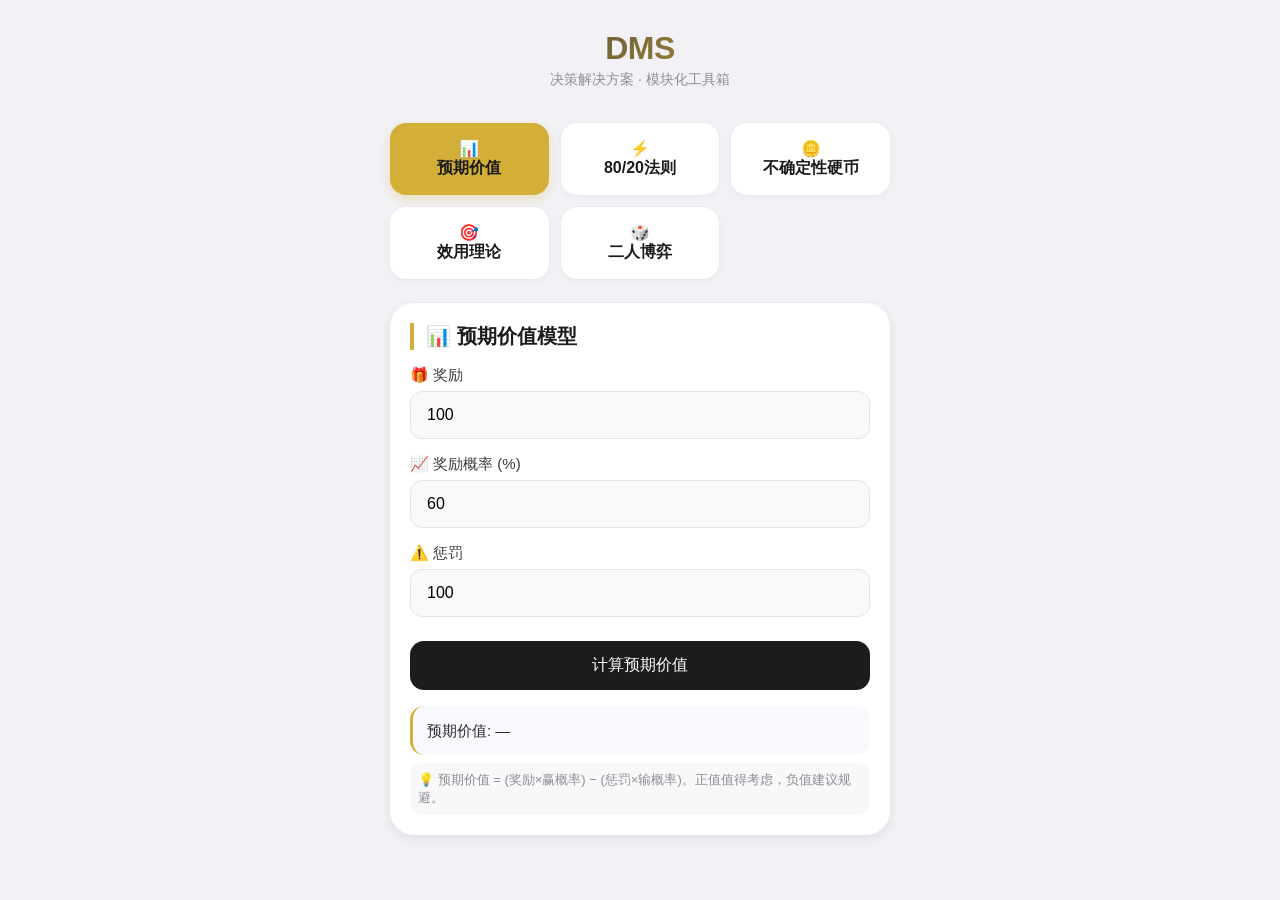
<file: DMS.html>
<!DOCTYPE html>
<html lang="zh-CN">
<head>
    <meta charset="UTF-8">
    <meta name="viewport" content="width=device-width, initial-scale=1.0, user-scalable=no, viewport-fit=cover">
    <title>DMS 决策解决方案</title>
    <!-- 图标：深灰金色 DMS 字母设计 -->
    <link rel="apple-touch-icon" href="data:image/svg+xml,%3Csvg xmlns='http://www.w3.org/2000/svg' viewBox='0 0 100 100'%3E%3Crect width='100' height='100' fill='%232d2f36'/%3E%3Ctext x='50' y='68' text-anchor='middle' fill='%23d4af37' font-size='48' font-weight='bold' font-family='Arial, sans-serif'%3EDMS%3C/text%3E%3C/svg%3E">
    <link rel="icon" type="image/svg+xml" href="data:image/svg+xml,%3Csvg xmlns='http://www.w3.org/2000/svg' viewBox='0 0 100 100'%3E%3Crect width='100' height='100' fill='%232d2f36'/%3E%3Ctext x='50' y='68' text-anchor='middle' fill='%23d4af37' font-size='48' font-weight='bold' font-family='Arial, sans-serif'%3EDMS%3C/text%3E%3C/svg%3E">
    <style>
        * { margin: 0; padding: 0; box-sizing: border-box; }
        body {
            font-family: -apple-system, BlinkMacSystemFont, 'Segoe UI', Roboto, Helvetica, Arial, sans-serif;
            background: #f2f2f6;
            padding: 20px;
            padding-bottom: 40px;
            min-height: 100vh;
        }
        .app-container { max-width: 500px; margin: 0 auto; }
        
        /* 头部 */
        .header {
            margin-bottom: 24px;
            padding: 10px 0;
            text-align: center;
        }
        .header h1 {
            font-size: 32px;
            font-weight: 700;
            color: #1c1c1e;
            letter-spacing: -0.5px;
            background: linear-gradient(135deg, #2d2f36 0%, #d4af37 100%);
            -webkit-background-clip: text;
            background-clip: text;
            color: transparent;
        }
        .header p {
            font-size: 14px;
            color: #8e8e93;
            margin-top: 4px;
        }
        
        /* 模块按钮区 */
        .module-buttons {
            display: grid;
            grid-template-columns: repeat(auto-fit, minmax(140px, 1fr));
            gap: 12px;
            margin-bottom: 24px;
        }
        .module-btn {
            background: white;
            border: none;
            border-radius: 16px;
            padding: 16px 12px;
            font-size: 16px;
            font-weight: 600;
            color: #1c1c1e;
            box-shadow: 0 2px 8px rgba(0,0,0,0.04), 0 0 0 0.5px rgba(0,0,0,0.02);
            transition: all 0.2s;
            cursor: pointer;
            display: flex;
            flex-direction: column;
            align-items: center;
            gap: 8px;
        }
        .module-btn:active { transform: scale(0.96); background: #f8f9fc; }
        .module-btn .emoji { font-size: 28px; }
        .module-btn.active {
            background: #d4af37;
            color: #1c1c1e;
            box-shadow: 0 4px 12px rgba(212, 175, 55, 0.3);
        }
        
        /* 卡片样式 */
        .card {
            background: white;
            border-radius: 24px;
            padding: 20px;
            margin-bottom: 20px;
            box-shadow: 0 4px 12px rgba(0,0,0,0.08);
            display: none;
        }
        .card.active { display: block; animation: fadeIn 0.3s ease; }
        @keyframes fadeIn { from { opacity: 0; transform: translateY(10px); } to { opacity: 1; transform: translateY(0); } }
        
        .card-title {
            font-size: 20px;
            font-weight: 600;
            color: #1c1c1e;
            margin-bottom: 16px;
            display: flex;
            align-items: center;
            gap: 8px;
            border-left: 4px solid #d4af37;
            padding-left: 12px;
        }
        
        .input-group { margin-bottom: 16px; }
        .input-group label { display: block; font-size: 15px; font-weight: 500; color: #3a3a3c; margin-bottom: 6px; }
        input, select {
            width: 100%;
            padding: 14px 16px;
            font-size: 16px;
            border: 1px solid #e5e5ea;
            border-radius: 12px;
            background: #f9f9fb;
            font-family: inherit;
        }
        input:focus { outline: none; border-color: #d4af37; background: white; }
        button:not(.module-btn) {
            background: #1c1c1e;
            color: white;
            border: none;
            padding: 14px 20px;
            border-radius: 14px;
            font-size: 16px;
            font-weight: 500;
            width: 100%;
            cursor: pointer;
            transition: all 0.2s;
            margin-top: 8px;
        }
        button:active { transform: scale(0.97); background: #2c2c2e; }
        .result-area {
            margin-top: 16px;
            padding: 14px;
            background: #f8f9fc;
            border-radius: 14px;
            font-size: 15px;
            border-left: 3px solid #d4af37;
            color: #2c2c2e;
            line-height: 1.4;
        }
        .helper-text {
            font-size: 13px;
            color: #8e8e93;
            margin-top: 8px;
            padding: 8px;
            background: #f8f8fa;
            border-radius: 10px;
        }
        .btn-secondary { background: #e5e5ea; color: #007aff; margin-top: 8px; }
        hr { margin: 16px 0; border: none; height: 1px; background: #e5e5ea; }
        
        /* 博弈专用样式 */
        .strategy-list { margin-bottom: 16px; }
        .strategy-item { display: flex; gap: 8px; margin-bottom: 8px; align-items: center; }
        .strategy-item input { flex: 1; padding: 10px 12px; }
        .remove-strategy { background: #ff3b30; width: auto; padding: 10px 16px; margin-top: 0; }
        .add-strategy-btn { background: #e5e5ea; color: #007aff; margin-top: 8px; }
        .game-table-wrapper { overflow-x: auto; margin: 16px 0; }
        .game-table { width: 100%; border-collapse: collapse; font-size: 14px; min-width: 300px; }
        .game-table th, .game-table td { border: 1px solid #e5e5ea; padding: 12px 8px; text-align: center; }
        .game-table th { background: #f8f9fc; font-weight: 600; }
        .payoff-input { width: 65px; padding: 8px; text-align: center; font-size: 14px; display: inline-block; }
        .payoff-pair { display: flex; justify-content: center; gap: 4px; align-items: center; }
        .mode-switch { display: flex; gap: 10px; margin-bottom: 16px; }
        .mode-switch button { flex: 1; margin-top: 0; background: #e5e5ea; color: #1c1c1e; }
        .mode-switch button.active { background: #d4af37; }
        
        /* 效用理论样式 */
        .option-row { display: flex; gap: 8px; margin-bottom: 12px; align-items: center; flex-wrap: wrap; }
        .option-row input { flex: 1; min-width: 100px; }
        .remove-option { background: #ff3b30; width: auto; padding: 12px 16px; margin-top: 0; }
        .probability-row { display: flex; gap: 8px; margin-bottom: 12px; align-items: center; }
        .probability-row span { width: 80px; font-size: 14px; }
        .probability-row input { flex: 1; }
        .scenario-card { background: #f9f9fb; border-radius: 14px; padding: 12px; margin-bottom: 16px; border: 1px solid #e5e5ea; }
        .scenario-header { font-weight: 600; margin-bottom: 10px; display: flex; justify-content: space-between; align-items: center; }
        
        .coin-area { text-align: center; margin: 20px 0; }
        .coin {
            width: 100px; height: 100px; background: linear-gradient(145deg, #e8c97a, #b8860b);
            border-radius: 50%; margin: 0 auto 20px; display: flex; align-items: center; justify-content: center;
            font-size: 48px; font-weight: bold; color: #2d2f36; box-shadow: 0 8px 20px rgba(0,0,0,0.2);
        }
        .coin-spin { animation: spin 0.5s ease-in-out 3; }
        @keyframes spin { 0% { transform: rotateY(0deg); } 100% { transform: rotateY(720deg); } }
    </style>
</head>
<body>
<div class="app-container">
    <div class="header">
        <h1>DMS</h1>
        <p>决策解决方案 · 模块化工具箱</p>
    </div>
    
    <!-- 模块选择按钮 -->
    <div class="module-buttons">
        <button class="module-btn" data-module="ev">📊<br>预期价值</button>
        <button class="module-btn" data-module="eighty20">⚡<br>80/20法则</button>
        <button class="module-btn" data-module="coin">🪙<br>不确定性硬币</button>
        <button class="module-btn" data-module="utility">🎯<br>效用理论</button>
        <button class="module-btn" data-module="game">🎲<br>二人博弈</button>
    </div>
    
    <!-- 1. 预期价值模型 -->
    <div id="ev" class="card">
        <div class="card-title">📊 预期价值模型</div>
        <div class="input-group"><label>🎁 奖励</label><input type="number" id="ev_reward" value="100"></div>
        <div class="input-group"><label>📈 奖励概率 (%)</label><input type="number" id="ev_winProb" value="60"></div>
        <div class="input-group"><label>⚠️ 惩罚</label><input type="number" id="ev_penalty" value="100"></div>
        <button id="calcEVBtn">计算预期价值</button>
        <div class="result-area" id="evResult">预期价值: —</div>
        <div class="helper-text">💡 预期价值 = (奖励×赢概率) − (惩罚×输概率)。正值值得考虑，负值建议规避。</div>
    </div>
    
    <!-- 2. 80/20法则 -->
    <div id="eighty20" class="card">
        <div class="card-title">⚡ 80/20 法则</div>
        <div class="helper-text" style="margin-bottom:12px;">📌 20%的关键事项通常贡献80%的价值。请找出你认为最重要的那20%事项。</div>
        <div class="input-group"><label>🔑 关键事项（那20%是什么？）</label><input type="text" id="coreItem" placeholder="例如: 前20%的大客户"></div>
        <div class="input-group"><label>📊 预计价值占比（0-100%）</label><input type="number" id="valueOutput" value="80" min="0" max="100"></div>
        <button id="calc8020Btn">分析关键价值</button>
        <div class="result-area" id="result8020">聚焦这20%的事项，将带来80%的成果。</div>
    </div>
    
    <!-- 3. 不确定性硬币 -->
    <div id="coin" class="card">
        <div class="card-title">🪙 不确定性硬币</div>
        <div class="input-group"><label>❓ 你的决策问题</label><input type="text" id="questionInput" placeholder="例如: 我应不应该投资这个策略？"></div>
        <div class="coin-area"><div class="coin" id="coin">?</div><button id="flipCoinBtn">开始抛硬币</button></div>
        <div class="result-area" id="coinResult">点击抛硬币，让随机性帮你打破僵局。</div>
        <div class="helper-text">💡 硬币正反面概率各50%，结果仅作为打破思维僵局的参考。</div>
    </div>
    
    <!-- 4. 效用理论 -->
    <div id="utility" class="card">
        <div class="card-title">🎯 效用理论 · 最佳决策</div>
        <div class="helper-text" style="margin-bottom:12px;">📌 步骤：先定义结果及效用值 → 添加方案并填写概率 → 系统自动推荐最优方案</div>
        <div style="margin-bottom:20px;"><div style="font-weight:600; margin-bottom:8px;">📋 第1步：结果及效用值</div><div id="outcomesContainer"></div><button id="addOutcomeBtn" class="btn-secondary">+ 添加结果</button></div>
        <hr>
        <div style="margin-bottom:20px;"><div style="font-weight:600; margin-bottom:8px;">📋 第2步：决策方案及概率</div><div id="scenariosContainer"></div><button id="addScenarioBtn" class="btn-secondary">+ 添加方案</button></div>
        <button id="calcUtilityBtn">计算最优效用</button>
        <div class="result-area" id="utilityResult">最优方案将显示在这里</div>
    </div>
    
    <!-- 5. 二人博弈 -->
    <div id="game" class="card">
        <div class="card-title">🎲 二人博弈 · 收益矩阵</div>
        <div class="helper-text" style="margin-bottom:12px;">📌 每个格子格式：(你的收益, 对手的收益)。可动态增减策略数量。</div>
        <div class="mode-switch"><button id="nonZeroModeBtn" class="active">非零和模式</button><button id="zeroSumModeBtn">零和模式</button></div>
        <div style="margin-bottom:16px;"><label style="font-weight:500;">🎯 你的策略</label><div id="rowStrategiesList" class="strategy-list"></div><button id="addRowStrategyBtn" class="add-strategy-btn">+ 添加你的策略</button></div>
        <div style="margin-bottom:16px;"><label style="font-weight:500;">🤝 对手的策略</label><div id="colStrategiesList" class="strategy-list"></div><button id="addColStrategyBtn" class="add-strategy-btn">+ 添加对手策略</button></div>
        <div id="matrixContainer" class="game-table-wrapper"></div>
        <div class="input-group"><label>已知对方策略</label><select id="knownOpponentStrategy"><option value="">不指定（计算最优建议）</option></select></div>
        <button id="analyzeGameBtn">分析博弈</button>
        <div class="result-area" id="gameResult">点击分析按钮查看结果</div>
    </div>
</div>

<script>
    // ==================== 模块切换 ====================
    const modules = ['ev', 'eighty20', 'coin', 'utility', 'game'];
    function showModule(moduleId) {
        modules.forEach(id => {
            const card = document.getElementById(id);
            if (card) card.classList.remove('active');
        });
        const activeCard = document.getElementById(moduleId);
        if (activeCard) activeCard.classList.add('active');
        document.querySelectorAll('.module-btn').forEach(btn => {
            if (btn.dataset.module === moduleId) btn.classList.add('active');
            else btn.classList.remove('active');
        });
    }
    document.querySelectorAll('.module-btn').forEach(btn => {
        btn.addEventListener('click', () => showModule(btn.dataset.module));
    });
    
    // ==================== 1. 预期价值 ====================
    document.getElementById('calcEVBtn').addEventListener('click', () => {
        let reward = parseFloat(document.getElementById('ev_reward').value) || 0;
        let winProb = parseFloat(document.getElementById('ev_winProb').value) || 0;
        let penalty = parseFloat(document.getElementById('ev_penalty').value) || 0;
        let ev = (reward * winProb / 100) - (penalty * (100 - winProb) / 100);
        document.getElementById('evResult').innerHTML = `预期价值 = ${ev.toFixed(2)}<br>${ev > 0 ? '✅ 正向预期，值得考虑' : ev < 0 ? '⚠️ 负向预期，建议规避' : '⚖️ 中性'}`;
    });
    
    // ==================== 2. 80/20 ====================
    document.getElementById('calc8020Btn').addEventListener('click', () => {
        let core = document.getElementById('coreItem').value.trim() || '你填写的事项';
        let value = parseFloat(document.getElementById('valueOutput').value) || 0;
        let insight = value >= 70 ? '✅ 这很可能是关键的20%要素，建议优先投入80%的精力。' : (value >= 40 ? '⚠️ 中等价值，可适当关注。' : '📉 价值较低，可考虑精简。');
        document.getElementById('result8020').innerHTML = `⚡ "${core}" 预计贡献 ${value}% 的价值。<br>${insight}<br>💡 把80%精力投入到带来最大产出的20%事务上。`;
    });
    
    // ==================== 3. 硬币 ====================
    let isFlipping = false;
    document.getElementById('flipCoinBtn').addEventListener('click', () => {
        if (isFlipping) return;
        let question = document.getElementById('questionInput').value.trim();
        if (!question) { document.getElementById('coinResult').innerHTML = '❓ 请输入决策问题。'; return; }
        isFlipping = true;
        const coinDiv = document.getElementById('coin');
        coinDiv.classList.add('coin-spin');
        let spins = 0;
        const interval = setInterval(() => {
            coinDiv.innerText = Math.random() < 0.5 ? '是' : '否';
            spins++;
            if (spins >= 12) {
                clearInterval(interval);
                let result = Math.random() < 0.5 ? '是' : '否';
                coinDiv.innerText = result;
                coinDiv.classList.remove('coin-spin');
                document.getElementById('coinResult').innerHTML = `🎲 问题：「${question}」<br>🪙 结果：<strong>${result}</strong><br>✍️ 作为决策参考。`;
                isFlipping = false;
            }
        }, 60);
    });
    
    // ==================== 4. 效用理论 ====================
    let outcomes = [{ name: '苹果', utility: 5 }, { name: '梨', utility: 10 }];
    let scenarios = [{ name: '方案A', probabilities: [50, 100] }, { name: '方案B', probabilities: [100, 20] }];
    function renderOutcomes() {
        const container = document.getElementById('outcomesContainer');
        container.innerHTML = '';
        outcomes.forEach((outcome, idx) => {
            const div = document.createElement('div'); div.className = 'option-row';
            div.innerHTML = `<input type="text" value="${escapeHtml(outcome.name)}" data-outcome-name="${idx}" style="flex:2;"><input type="number" value="${outcome.utility}" data-outcome-utility="${idx}" style="flex:1;"><button class="remove-option" data-outcome-remove="${idx}">删除</button>`;
            container.appendChild(div);
        });
        document.querySelectorAll('[data-outcome-name]').forEach(inp => inp.addEventListener('change', e => { outcomes[parseInt(e.target.dataset.outcomeName)].name = e.target.value; renderScenarios(); }));
        document.querySelectorAll('[data-outcome-utility]').forEach(inp => inp.addEventListener('change', e => { outcomes[parseInt(e.target.dataset.outcomeUtility)].utility = parseFloat(e.target.value) || 0; renderScenarios(); }));
        document.querySelectorAll('[data-outcome-remove]').forEach(btn => btn.addEventListener('click', e => { outcomes.splice(parseInt(btn.dataset.outcomeRemove), 1); scenarios.forEach(s => { while(s.probabilities.length > outcomes.length) s.probabilities.pop(); while(s.probabilities.length < outcomes.length) s.probabilities.push(0); }); renderOutcomes(); renderScenarios(); }));
    }
    function renderScenarios() {
        const container = document.getElementById('scenariosContainer');
        container.innerHTML = '';
        scenarios.forEach((scenario, sIdx) => {
            const card = document.createElement('div'); card.className = 'scenario-card';
            card.innerHTML = `<div class="scenario-header"><input type="text" value="${escapeHtml(scenario.name)}" data-scenario-name="${sIdx}" style="font-weight:600; flex:1;"><button class="remove-option" data-scenario-remove="${sIdx}">删除方案</button></div><div id="probs-${sIdx}"></div>`;
            container.appendChild(card);
            const probsDiv = document.getElementById(`probs-${sIdx}`);
            outcomes.forEach((outcome, oIdx) => {
                const probRow = document.createElement('div'); probRow.className = 'probability-row';
                probRow.innerHTML = `<span>${escapeHtml(outcome.name)} 概率 (%)</span><input type="number" value="${scenario.probabilities[oIdx] || 0}" data-scenario="${sIdx}" data-outcome="${oIdx}" step="any" min="0" max="100">`;
                probsDiv.appendChild(probRow);
            });
        });
        document.querySelectorAll('[data-scenario-name]').forEach(inp => inp.addEventListener('change', e => { scenarios[parseInt(e.target.dataset.scenarioName)].name = e.target.value; }));
        document.querySelectorAll('[data-scenario][data-outcome]').forEach(inp => inp.addEventListener('change', e => { scenarios[parseInt(e.target.dataset.scenario)].probabilities[parseInt(e.target.dataset.outcome)] = Math.min(100, Math.max(0, parseFloat(e.target.value) || 0)); }));
        document.querySelectorAll('[data-scenario-remove]').forEach(btn => btn.addEventListener('click', e => { scenarios.splice(parseInt(btn.dataset.scenarioRemove), 1); renderScenarios(); }));
    }
    document.getElementById('addOutcomeBtn').addEventListener('click', () => { outcomes.push({ name: `新结果${outcomes.length+1}`, utility: 0 }); scenarios.forEach(s => s.probabilities.push(0)); renderOutcomes(); renderScenarios(); });
    document.getElementById('addScenarioBtn').addEventListener('click', () => { scenarios.push({ name: `方案${scenarios.length+1}`, probabilities: outcomes.map(() => 0) }); renderScenarios(); });
    document.getElementById('calcUtilityBtn').addEventListener('click', () => {
        let results = scenarios.map((s, i) => ({ name: s.name, utility: s.probabilities.reduce((sum, p, oIdx) => sum + (p/100) * (outcomes[oIdx]?.utility || 0), 0) }));
        if(!results.length) { document.getElementById('utilityResult').innerHTML = '请至少添加一个方案。'; return; }
        results.sort((a,b)=>b.utility-a.utility);
        document.getElementById('utilityResult').innerHTML = `🏆 <strong>最优方案：${escapeHtml(results[0].name)}</strong> (期望效用: ${results[0].utility.toFixed(2)})<br><br>📊 各方案：<br>${results.map(r=>`• ${escapeHtml(r.name)}: ${r.utility.toFixed(2)}`).join('<br>')}`;
    });
    
    // ==================== 5. 二人博弈 ====================
    let rowStrategies = ['策略X', '策略Y'], colStrategies = ['策略A', '策略B'], currentPayoffs = [], isZeroSum = false;
    function initPayoffs(r,c) { let p = []; for(let i=0;i<r;i++) { p[i]=[]; for(let j=0;j<c;j++) p[i][j]=[0,0]; } return p; }
    function syncPayoffs() { let r=rowStrategies.length, c=colStrategies.length; if(!currentPayoffs) currentPayoffs=initPayoffs(r,c); while(currentPayoffs.length>r) currentPayoffs.pop(); while(currentPayoffs.length<r) currentPayoffs.push([]); for(let i=0;i<currentPayoffs.length;i++) { while(currentPayoffs[i].length>c) currentPayoffs[i].pop(); while(currentPayoffs[i].length<c) currentPayoffs[i].push([0,0]); } }
    function renderStrategyLists() {
        const rowDiv = document.getElementById('rowStrategiesList'), colDiv = document.getElementById('colStrategiesList');
        rowDiv.innerHTML = ''; rowStrategies.forEach((s,i)=> { let d=document.createElement('div'); d.className='strategy-item'; d.innerHTML=`<input type="text" value="${escapeHtml(s)}" data-row-idx="${i}"><button class="remove-strategy" data-row-remove="${i}">删除</button>`; rowDiv.appendChild(d); });
        colDiv.innerHTML = ''; colStrategies.forEach((s,i)=> { let d=document.createElement('div'); d.className='strategy-item'; d.innerHTML=`<input type="text" value="${escapeHtml(s)}" data-col-idx="${i}"><button class="remove-strategy" data-col-remove="${i}">删除</button>`; colDiv.appendChild(d); });
        document.querySelectorAll('[data-row-idx]').forEach(inp=>inp.addEventListener('change',e=>{rowStrategies[parseInt(e.target.dataset.rowIdx)]=e.target.value; renderMatrix(); updateOpponentSelect();}));
        document.querySelectorAll('[data-col-idx]').forEach(inp=>inp.addEventListener('change',e=>{colStrategies[parseInt(e.target.dataset.colIdx)]=e.target.value; renderMatrix(); updateOpponentSelect();}));
        document.querySelectorAll('[data-row-remove]').forEach(btn=>btn.addEventListener('click',e=>{rowStrategies.splice(parseInt(btn.dataset.rowRemove),1); syncPayoffs(); renderStrategyLists(); renderMatrix(); updateOpponentSelect();}));
        document.querySelectorAll('[data-col-remove]').forEach(btn=>btn.addEventListener('click',e=>{colStrategies.splice(parseInt(btn.dataset.colRemove),1); syncPayoffs(); renderStrategyLists(); renderMatrix(); updateOpponentSelect();}));
    }
    function renderMatrix() {
        let rows=rowStrategies.length, cols=colStrategies.length, container=document.getElementById('matrixContainer');
        if(!rows||!cols){ container.innerHTML='<div class="helper-text">请添加策略</div>'; return; }
        syncPayoffs(); let html='<table class="game-table"><thead><tr><th></th>'; for(let j=0;j<cols;j++) html+=`<th>${escapeHtml(colStrategies[j])}</th>`; html+='</tr></thead><tbody>';
        for(let i=0;i<rows;i++){ html+=`<tr><td class="strategy-label">${escapeHtml(rowStrategies[i])}</td>`; for(let j=0;j<cols;j++){ let y=currentPayoffs[i][j][0], o=currentPayoffs[i][j][1]; html+=`<td><div class="payoff-pair"><input type="number" class="payoff-input" data-row="${i}" data-col="${j}" data-player="you" value="${y}" step="any"><span>,</span><input type="number" class="payoff-input" data-row="${i}" data-col="${j}" data-player="opp" value="${o}" step="any" ${isZeroSum?'disabled style="background:#f0f0f2;"':''}></div></td>`; } html+='</tr>'; }
        html+='</tbody></table>'; container.innerHTML=html;
        document.querySelectorAll('[data-player="you"]').forEach(inp=>inp.addEventListener('change',e=>{let r=parseInt(e.target.dataset.row),c=parseInt(e.target.dataset.col),v=parseFloat(e.target.value)||0; if(currentPayoffs[r]?.[c]){currentPayoffs[r][c][0]=v; if(isZeroSum){currentPayoffs[r][c][1]=-v; let opp=document.querySelector(`[data-row="${r}"][data-col="${c}"][data-player="opp"]`); if(opp) opp.value=-v; }}}));
        if(!isZeroSum) document.querySelectorAll('[data-player="opp"]').forEach(inp=>inp.addEventListener('change',e=>{let r=parseInt(e.target.dataset.row),c=parseInt(e.target.dataset.col),v=parseFloat(e.target.value)||0; if(currentPayoffs[r]?.[c]) currentPayoffs[r][c][1]=v;}));
    }
    function updateOpponentSelect() { let sel=document.getElementById('knownOpponentStrategy'); sel.innerHTML='<option value="">不指定（最优建议）</option>'; for(let j=0;j<colStrategies.length;j++) sel.innerHTML+=`<option value="${j}">对手选「${escapeHtml(colStrategies[j])}」</option>`; }
    function analyzeGame() {
        let rows=rowStrategies.length, cols=colStrategies.length, known=document.getElementById('knownOpponentStrategy').value, res='';
        if(known!==''){ let opp=parseInt(known), best=-Infinity, bestIdx=-1; for(let i=0;i<rows;i++) if(currentPayoffs[i][opp][0]>best){ best=currentPayoffs[i][opp][0]; bestIdx=i; } res=`📌 对手选「${escapeHtml(colStrategies[opp])}」<br>✅ 最优策略：${escapeHtml(rowStrategies[bestIdx])}<br>💰 收益：${best.toFixed(2)}`; }
        else if(rows===2&&cols===2){ let a11=currentPayoffs[0][0][0],a12=currentPayoffs[0][1][0],a21=currentPayoffs[1][0][0],a22=currentPayoffs[1][1][0], denom=a11-a12-a21+a22, p=denom?Math.min(1,Math.max(0,(a22-a21)/denom)):0.5, q=denom?Math.min(1,Math.max(0,(a22-a12)/denom)):0.5, ev=p*q*a11+p*(1-q)*a12+(1-p)*q*a21+(1-p)*(1-q)*a22; res=`🎲 混合策略均衡<br>你的策略：${(p*100).toFixed(1)}%「${escapeHtml(rowStrategies[0])}」, ${((1-p)*100).toFixed(1)}%「${escapeHtml(rowStrategies[1])}」<br>对手策略：${(q*100).toFixed(1)}%「${escapeHtml(colStrategies[0])}」, ${((1-q)*100).toFixed(1)}%「${escapeHtml(colStrategies[1])}」<br>💰 期望收益：${ev.toFixed(2)}`; }
        else{ let mins=[]; for(let i=0;i<rows;i++){ let m=Infinity; for(let j=0;j<cols;j++) m=Math.min(m,currentPayoffs[i][j][0]); mins.push(m); } let maxMin=Math.max(...mins), bestIdx=mins.indexOf(maxMin); res=`📌 保守策略建议（最大最小原则）<br>✅ 推荐：${escapeHtml(rowStrategies[bestIdx])}<br>💰 最坏情况收益：${maxMin.toFixed(2)}`; }
        document.getElementById('gameResult').innerHTML = res;
    }
    document.getElementById('addRowStrategyBtn').addEventListener('click',()=>{ rowStrategies.push(`新策略${rowStrategies.length+1}`); syncPayoffs(); renderStrategyLists(); renderMatrix(); updateOpponentSelect(); });
    document.getElementById('addColStrategyBtn').addEventListener('click',()=>{ colStrategies.push(`新策略${colStrategies.length+1}`); syncPayoffs(); renderStrategyLists(); renderMatrix(); updateOpponentSelect(); });
    document.getElementById('nonZeroModeBtn').addEventListener('click',()=>{ isZeroSum=false; document.getElementById('nonZeroModeBtn').classList.add('active'); document.getElementById('zeroSumModeBtn').classList.remove('active'); renderMatrix(); });
    document.getElementById('zeroSumModeBtn').addEventListener('click',()=>{ isZeroSum=true; document.getElementById('zeroSumModeBtn').classList.add('active'); document.getElementById('nonZeroModeBtn').classList.remove('active'); for(let i=0;i<currentPayoffs.length;i++) for(let j=0;j<currentPayoffs[i].length;j++) currentPayoffs[i][j][1] = -currentPayoffs[i][j][0]; renderMatrix(); });
    document.getElementById('analyzeGameBtn').addEventListener('click', analyzeGame);
    
    function escapeHtml(str){ if(!str) return ''; return str.replace(/[&<>]/g, m=> m==='&'?'&amp;':m==='<'?'&lt;':'&gt;'); }
    
    // 初始化
    currentPayoffs = initPayoffs(rowStrategies.length, colStrategies.length);
    renderStrategyLists(); renderMatrix(); updateOpponentSelect();
    renderOutcomes(); renderScenarios();
    showModule('ev');
</script>
</body>
</html>
</file>
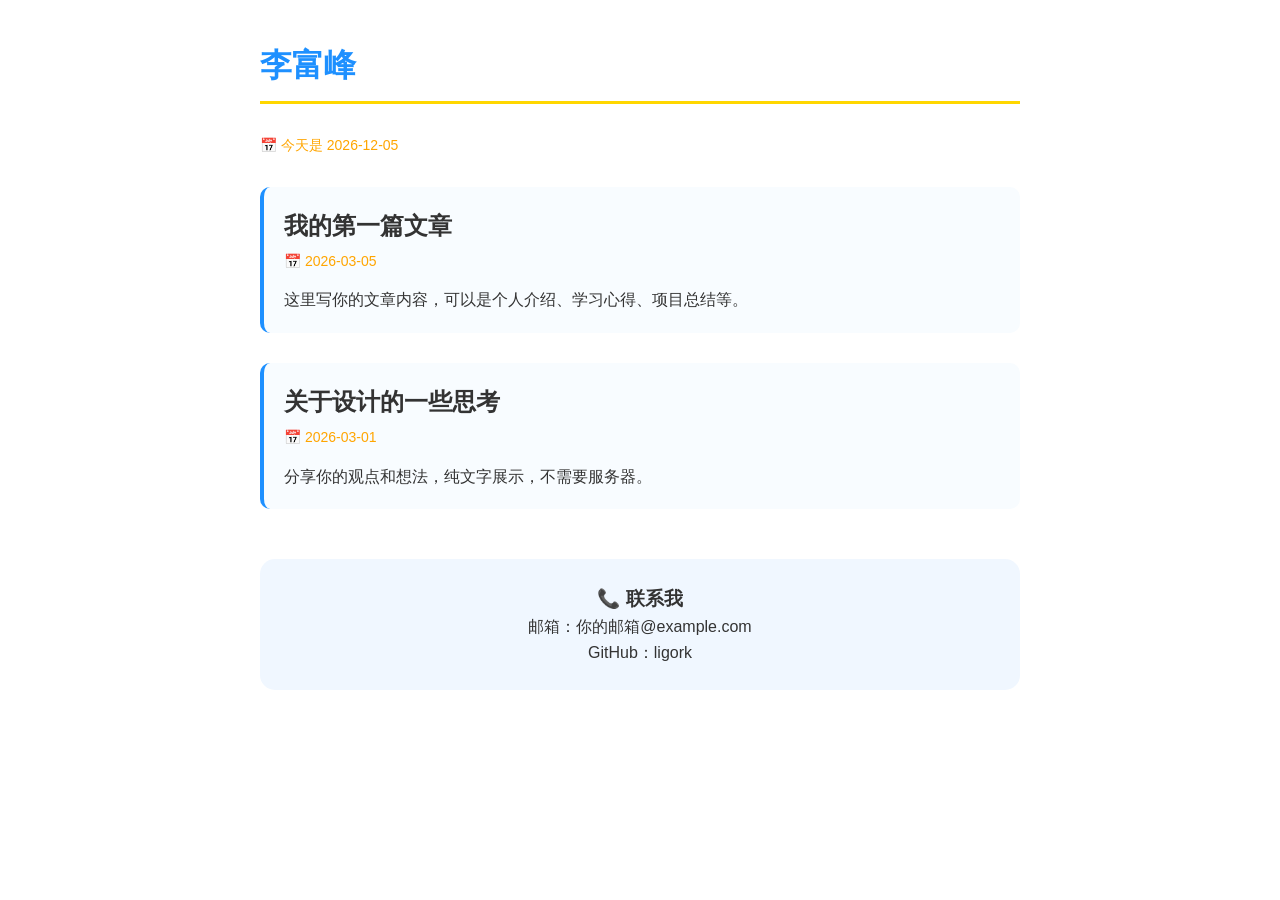
<file: first name index.html>
<!DOCTYPE html>
<html lang="zh-CN">
<head>
    <meta charset="UTF-8">
    <meta name="viewport" content="width=device-width, initial-scale=1.0">
    <title>李富峰的个人站</title>
    <style>
        * {
            margin: 0;
            padding: 0;
            box-sizing: border-box;
        }
        body {
            font-family: 'Inter', -apple-system, sans-serif;
            background: #ffffff;
            color: #333;
            line-height: 1.6;
            padding: 40px 20px;
            max-width: 800px;
            margin: 0 auto;
        }
        h1 {
            color: #1E90FF;
            border-bottom: 3px solid #FFD700;
            padding-bottom: 10px;
            margin-bottom: 30px;
        }
        .post {
            margin: 30px 0;
            padding: 20px;
            background: #f8fcff;
            border-radius: 10px;
            border-left: 4px solid #1E90FF;
        }
        .date {
            color: #FFA500;
            font-size: 14px;
            margin: 5px 0 15px;
        }
        .contact {
            margin-top: 50px;
            padding: 25px;
            background: #f0f7ff;
            border-radius: 15px;
            text-align: center;
        }
    </style>
</head>
<body>
    <h1>李富峰</h1>
    <p class="date">📅 今天是 <span id="today"></span></p>
    
    <div class="post">
        <h2>我的第一篇文章</h2>
        <p class="date">📅 2026-03-05</p>
        <p>这里写你的文章内容，可以是个人介绍、学习心得、项目总结等。</p>
    </div>
    
    <div class="post">
        <h2>关于设计的一些思考</h2>
        <p class="date">📅 2026-03-01</p>
        <p>分享你的观点和想法，纯文字展示，不需要服务器。</p>
    </div>
    
    <div class="contact">
        <h3>📞 联系我</h3>
        <p>邮箱：你的邮箱@example.com</p>
        <p>GitHub：ligork</p>
    </div>
    
    <script>
        const today = new Date();
        document.getElementById('today').innerText = 
            today.getFullYear() + '-' + 
            String(today.getMonth()+1).padStart(2,'0') + '-' + 
            String(today.getDate()).padStart(2,'0');
    </script>
</body>
</html>
</file>
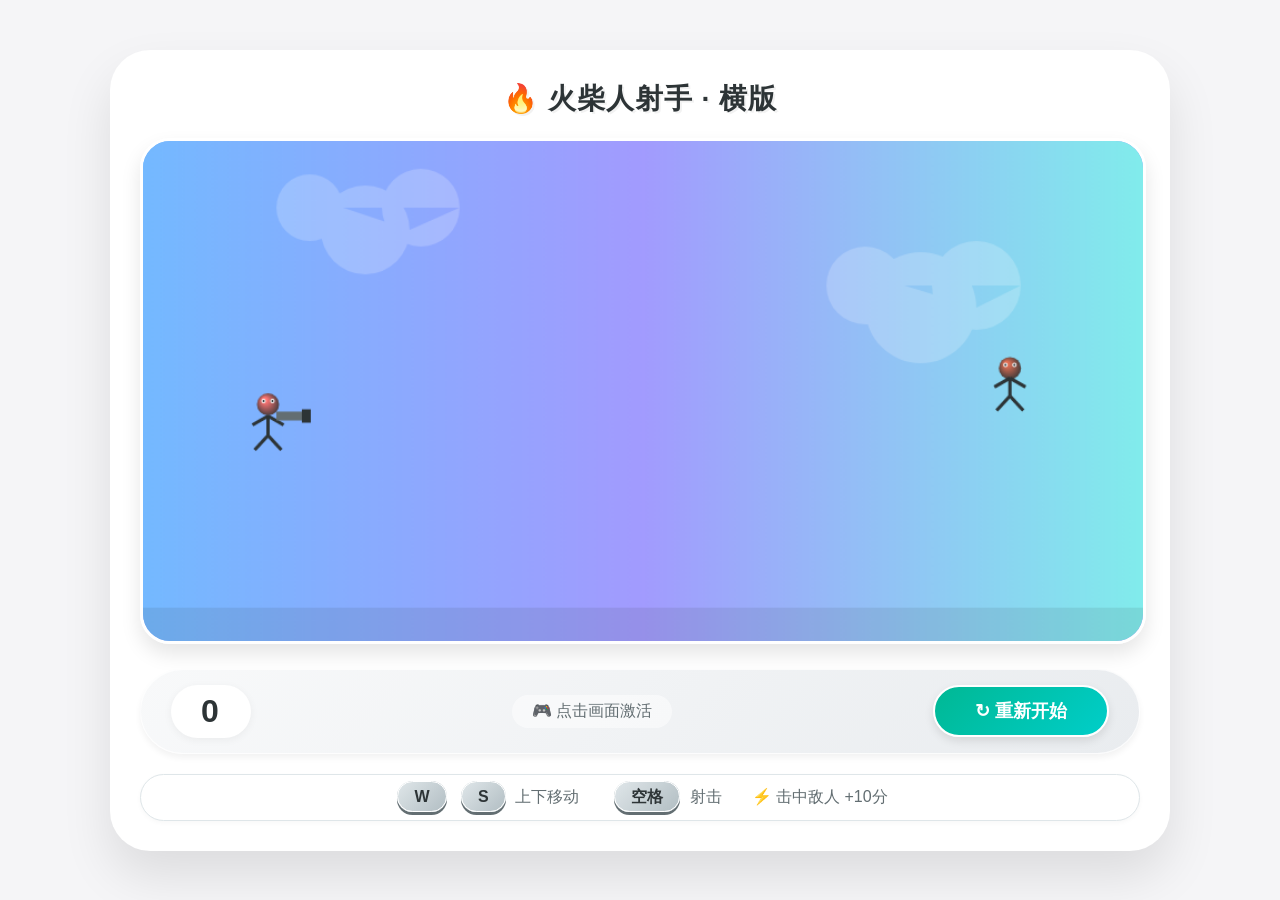
<file: shoot.html>
<!DOCTYPE html>
<html>
<head>
    <meta charset="UTF-8">
    <title>火柴人射击 · 横版</title>
    <style>
        body {
            margin: 0;
            padding: 0;
            background: #f5f5f7;
            display: flex;
            justify-content: center;
            align-items: center;
            min-height: 100vh;
            font-family: -apple-system, BlinkMacSystemFont, 'Segoe UI', Roboto, sans-serif;
        }
        .game-container {
            text-align: center;
            background: white;
            padding: 30px;
            border-radius: 40px;
            box-shadow: 0 25px 50px rgba(0,0,0,0.1);
            max-width: 1000px;
            width: 95%;
            margin: 20px auto;
        }
        canvas {
            background: linear-gradient(145deg, #74b9ff 0%, #a29bfe 100%);
            display: block;
            margin: 0 auto;
            border-radius: 30px;
            box-shadow: 0 10px 20px rgba(0,0,0,0.1);
            cursor: none;
            width: 100%;
            height: auto;
            border: 3px solid white;
        }
        .info-panel {
            margin-top: 25px;
            display: flex;
            justify-content: space-between;
            align-items: center;
            background: linear-gradient(135deg, #f8f9fa 0%, #e9ecef 100%);
            padding: 15px 30px;
            border-radius: 60px;
            border: 1px solid rgba(255,255,255,0.8);
            box-shadow: 0 4px 6px rgba(0,0,0,0.05);
        }
        .score {
            font-size: 32px;
            font-weight: 700;
            color: #2d3436;
            background: white;
            padding: 8px 30px;
            border-radius: 50px;
            box-shadow: 0 2px 8px rgba(0,0,0,0.05);
            letter-spacing: 2px;
        }
        .restart-btn {
            background: linear-gradient(135deg, #00b894 0%, #00cec9 100%);
            color: white;
            border: none;
            padding: 12px 40px;
            border-radius: 50px;
            font-size: 18px;
            font-weight: 600;
            cursor: pointer;
            transition: all 0.3s;
            border: 2px solid white;
            box-shadow: 0 4px 10px rgba(0,0,0,0.1);
        }
        .restart-btn:hover {
            transform: translateY(-3px);
            box-shadow: 0 8px 20px rgba(0,0,0,0.15);
        }
        .controls {
            margin-top: 20px;
            color: #636e72;
            font-size: 16px;
            display: flex;
            gap: 30px;
            justify-content: center;
            background: white;
            padding: 12px 30px;
            border-radius: 50px;
            border: 1px solid #dfe6e9;
            box-shadow: 0 2px 5px rgba(0,0,0,0.03);
        }
        .key {
            background: linear-gradient(135deg, #dfe6e9 0%, #b2bec3 100%);
            padding: 6px 16px;
            border-radius: 30px;
            font-weight: 700;
            color: #2d3436;
            box-shadow: 0 3px 0 #636e72;
            margin: 0 5px;
            border: 1px solid white;
        }
        .status {
            color: #636e72;
            font-size: 16px;
            font-weight: 500;
            background: rgba(255,255,255,0.5);
            padding: 6px 20px;
            border-radius: 30px;
        }
        .game-title {
            font-size: 28px;
            font-weight: 700;
            color: #2d3436;
            margin-bottom: 20px;
            text-shadow: 2px 2px 0 rgba(0,0,0,0.05);
            letter-spacing: 1px;
        }
    </style>
</head>
<body>
    <div class="game-container">
        <div class="game-title">🔥 火柴人射手 · 横版</div>
        
        <canvas id="gameCanvas" width="900" height="450"></canvas>
        
        <div class="info-panel">
            <span class="score" id="scoreDisplay">0</span>
            <span class="status">🎮 点击画面激活</span>
            <button class="restart-btn" onclick="resetGame()">↻ 重新开始</button>
        </div>
        
        <div class="controls">
            <span><span class="key">W</span> <span class="key">S</span> 上下移动</span>
            <span><span class="key">空格</span> 射击</span>
            <span>⚡ 击中敌人 +10分</span>
        </div>
    </div>

    <script>
        const canvas = document.getElementById('gameCanvas');
        const ctx = canvas.getContext('2d');
        const scoreElement = document.getElementById('scoreDisplay');

        // 游戏状态
        let gameRunning = true;
        let score = 0;

        // 玩家火柴人（站在左边）
        let player = {
            x: 100,
            y: 225,
            width: 25,
            height: 45,
            speed: 5,
            color: '#ff7675'  // 珊瑚粉色，更显眼
        };

        // 子弹
        let bullets = [];
        const bulletSpeed = 8;
        const bulletSize = 8;

        // 敌人
        let enemies = [];
        const enemySpawnRate = 50;
        let frameCounter = 0;

        // 键盘控制
        let wPressed = false;
        let sPressed = false;
        let spacePressed = false;

        // 键盘事件
        document.addEventListener('keydown', (e) => {
            if (e.key === 'w' || e.key === 'W') {
                wPressed = true;
                e.preventDefault();
            }
            if (e.key === 's' || e.key === 'S') {
                sPressed = true;
                e.preventDefault();
            }
            if (e.key === ' ') {
                spacePressed = true;
                e.preventDefault();
            }
        });

        document.addEventListener('keyup', (e) => {
            if (e.key === 'w' || e.key === 'W') {
                wPressed = false;
            }
            if (e.key === 's' || e.key === 'S') {
                sPressed = false;
            }
            if (e.key === ' ') {
                spacePressed = false;
            }
        });

        // 射击
        function shoot() {
            bullets.push({
                x: player.x + player.width + 10,
                y: player.y + player.height/2 - bulletSize/2,
                size: bulletSize,
                color: '#fdcb6e',  // 金色子弹
                vx: bulletSpeed,
                vy: 0
            });
        }

        // 生成敌人（多种颜色）
        function spawnEnemy() {
            const colors = ['#e17055', '#d63031', '#e84342', '#f39c12', '#e67e22'];
            enemies.push({
                x: canvas.width - 120,
                y: 50 + Math.random() * (canvas.height - 130),
                width: 22,
                height: 42,
                color: colors[Math.floor(Math.random() * colors.length)],
                speed: 1.8 + Math.random() * 2.5,
                direction: -1
            });
        }

        // 画火柴人（美化版）
        function drawStickman(x, y, width, height, color, isPlayer = false) {
            ctx.save();
            ctx.translate(x + width/2, y + height/2);
            
            // 头（带光泽）
            ctx.beginPath();
            ctx.arc(0, -height/2 + 12, 10, 0, Math.PI * 2);
            
            // 头部渐变
            const gradient = ctx.createRadialGradient(-3, -height/2 + 8, 2, 0, -height/2 + 12, 12);
            gradient.addColorStop(0, color);
            gradient.addColorStop(1, '#2d3436');
            ctx.fillStyle = gradient;
            ctx.fill();
            
            // 眼睛
            ctx.beginPath();
            ctx.arc(-4, -height/2 + 9, 2, 0, Math.PI * 2);
            ctx.arc(4, -height/2 + 9, 2, 0, Math.PI * 2);
            ctx.fillStyle = '#ffffff';
            ctx.fill();
            ctx.beginPath();
            ctx.arc(-4, -height/2 + 9, 1, 0, Math.PI * 2);
            ctx.arc(4, -height/2 + 9, 1, 0, Math.PI * 2);
            ctx.fillStyle = '#2d3436';
            ctx.fill();
            
            // 身体
            ctx.beginPath();
            ctx.moveTo(0, -height/2 + 22);
            ctx.lineTo(0, height/2 - 5);
            ctx.strokeStyle = '#2d3436';
            ctx.lineWidth = 3;
            ctx.stroke();
            
            // 腿
            ctx.beginPath();
            ctx.moveTo(0, height/2 - 5);
            ctx.lineTo(-12, height/2 + 8);
            ctx.stroke();
            ctx.beginPath();
            ctx.moveTo(0, height/2 - 5);
            ctx.lineTo(12, height/2 + 8);
            ctx.stroke();
            
            // 手臂（动态效果）
            ctx.beginPath();
            ctx.moveTo(0, 0);
            ctx.lineTo(-14, 8);
            ctx.stroke();
            ctx.beginPath();
            ctx.moveTo(0, 0);
            ctx.lineTo(14, 8);
            ctx.stroke();
            
            ctx.restore();
            
            // 玩家拿枪
            if (isPlayer) {
                ctx.fillStyle = '#636e72';
                ctx.fillRect(x + width - 5, y + height/2 - 4, 25, 8);
                ctx.fillStyle = '#2d3436';
                ctx.fillRect(x + width + 18, y + height/2 - 6, 8, 12);
            }
        }

        function update() {
            if (!gameRunning) return;

            // 玩家上下移动
            if (wPressed && player.y > 20) {
                player.y -= player.speed;
            }
            if (sPressed && player.y < canvas.height - player.height - 20) {
                player.y += player.speed;
            }

            // 射击
            if (spacePressed) {
                shoot();
                spacePressed = false;
            }

            // 子弹移动
            for (let i = bullets.length - 1; i >= 0; i--) {
                bullets[i].x += bulletSpeed;
                
                if (bullets[i].x > canvas.width) {
                    bullets.splice(i, 1);
                    continue;
                }
                
                for (let j = enemies.length - 1; j >= 0; j--) {
                    if (bullets[i] && 
                        bullets[i].x < enemies[j].x + enemies[j].width &&
                        bullets[i].x + bullets[i].size > enemies[j].x &&
                        bullets[i].y < enemies[j].y + enemies[j].height &&
                        bullets[i].y + bullets[i].size > enemies[j].y) {
                        
                        bullets.splice(i, 1);
                        enemies.splice(j, 1);
                        score += 10;
                        scoreElement.innerText = score;
                        break;
                    }
                }
            }

            // 敌人移动
            for (let i = enemies.length - 1; i >= 0; i--) {
                enemies[i].x += enemies[i].speed * enemies[i].direction;
                
                // 碰到玩家
                if (enemies[i].x < player.x + player.width &&
                    enemies[i].x + enemies[i].width > player.x &&
                    enemies[i].y < player.y + player.height &&
                    enemies[i].y + enemies[i].height > player.y) {
                    gameRunning = false;
                    alert(`🎮 游戏结束！\n\n最终得分: ${score}`);
                    break;
                }
                
                if (enemies[i].x < -60) {
                    enemies.splice(i, 1);
                }
            }

            // 生成敌人
            frameCounter++;
            if (frameCounter % enemySpawnRate === 0) {
                spawnEnemy();
            }
        }

        function draw() {
            // 渐变背景（天空效果）
            const gradient = ctx.createLinearGradient(0, 0, canvas.width, 0);
            gradient.addColorStop(0, '#74b9ff');
            gradient.addColorStop(0.5, '#a29bfe');
            gradient.addColorStop(1, '#81ecec');
            ctx.fillStyle = gradient;
            ctx.fillRect(0, 0, canvas.width, canvas.height);
            
            // 装饰云朵
            ctx.fillStyle = 'rgba(255,255,255,0.2)';
            ctx.beginPath();
            ctx.arc(200, 80, 40, 0, Math.PI*2);
            ctx.arc(250, 60, 35, 0, Math.PI*2);
            ctx.arc(150, 60, 30, 0, Math.PI*2);
            ctx.fill();
            
            ctx.beginPath();
            ctx.arc(700, 150, 50, 0, Math.PI*2);
            ctx.arc(750, 130, 40, 0, Math.PI*2);
            ctx.arc(650, 130, 35, 0, Math.PI*2);
            ctx.fill();
            
            // 地面
            ctx.fillStyle = 'rgba(45, 52, 54, 0.1)';
            ctx.fillRect(0, canvas.height - 30, canvas.width, 30);
            
            // 画玩家
            drawStickman(player.x, player.y, player.width, player.height, player.color, true);
            
            // 画子弹（带拖尾效果）
            bullets.forEach(bullet => {
                ctx.fillStyle = bullet.color;
                ctx.shadowColor = '#fdcb6e';
                ctx.shadowBlur = 10;
                ctx.fillRect(bullet.x, bullet.y, bullet.size, bullet.size);
                ctx.shadowBlur = 0;
            });
            
            // 画敌人
            enemies.forEach(enemy => {
                drawStickman(enemy.x, enemy.y, enemy.width, enemy.height, enemy.color);
            });
        }

        function gameLoop() {
            if (gameRunning) {
                update();
            }
            draw();
            requestAnimationFrame(gameLoop);
        }

        function resetGame() {
            gameRunning = true;
            score = 0;
            bullets = [];
            enemies = [];
            player.y = 225;
            frameCounter = 0;
            scoreElement.innerText = '0';
        }

        canvas.addEventListener('click', () => {
            canvas.focus();
        });

        gameLoop();
    </script>
</body>
</html>
</file>
